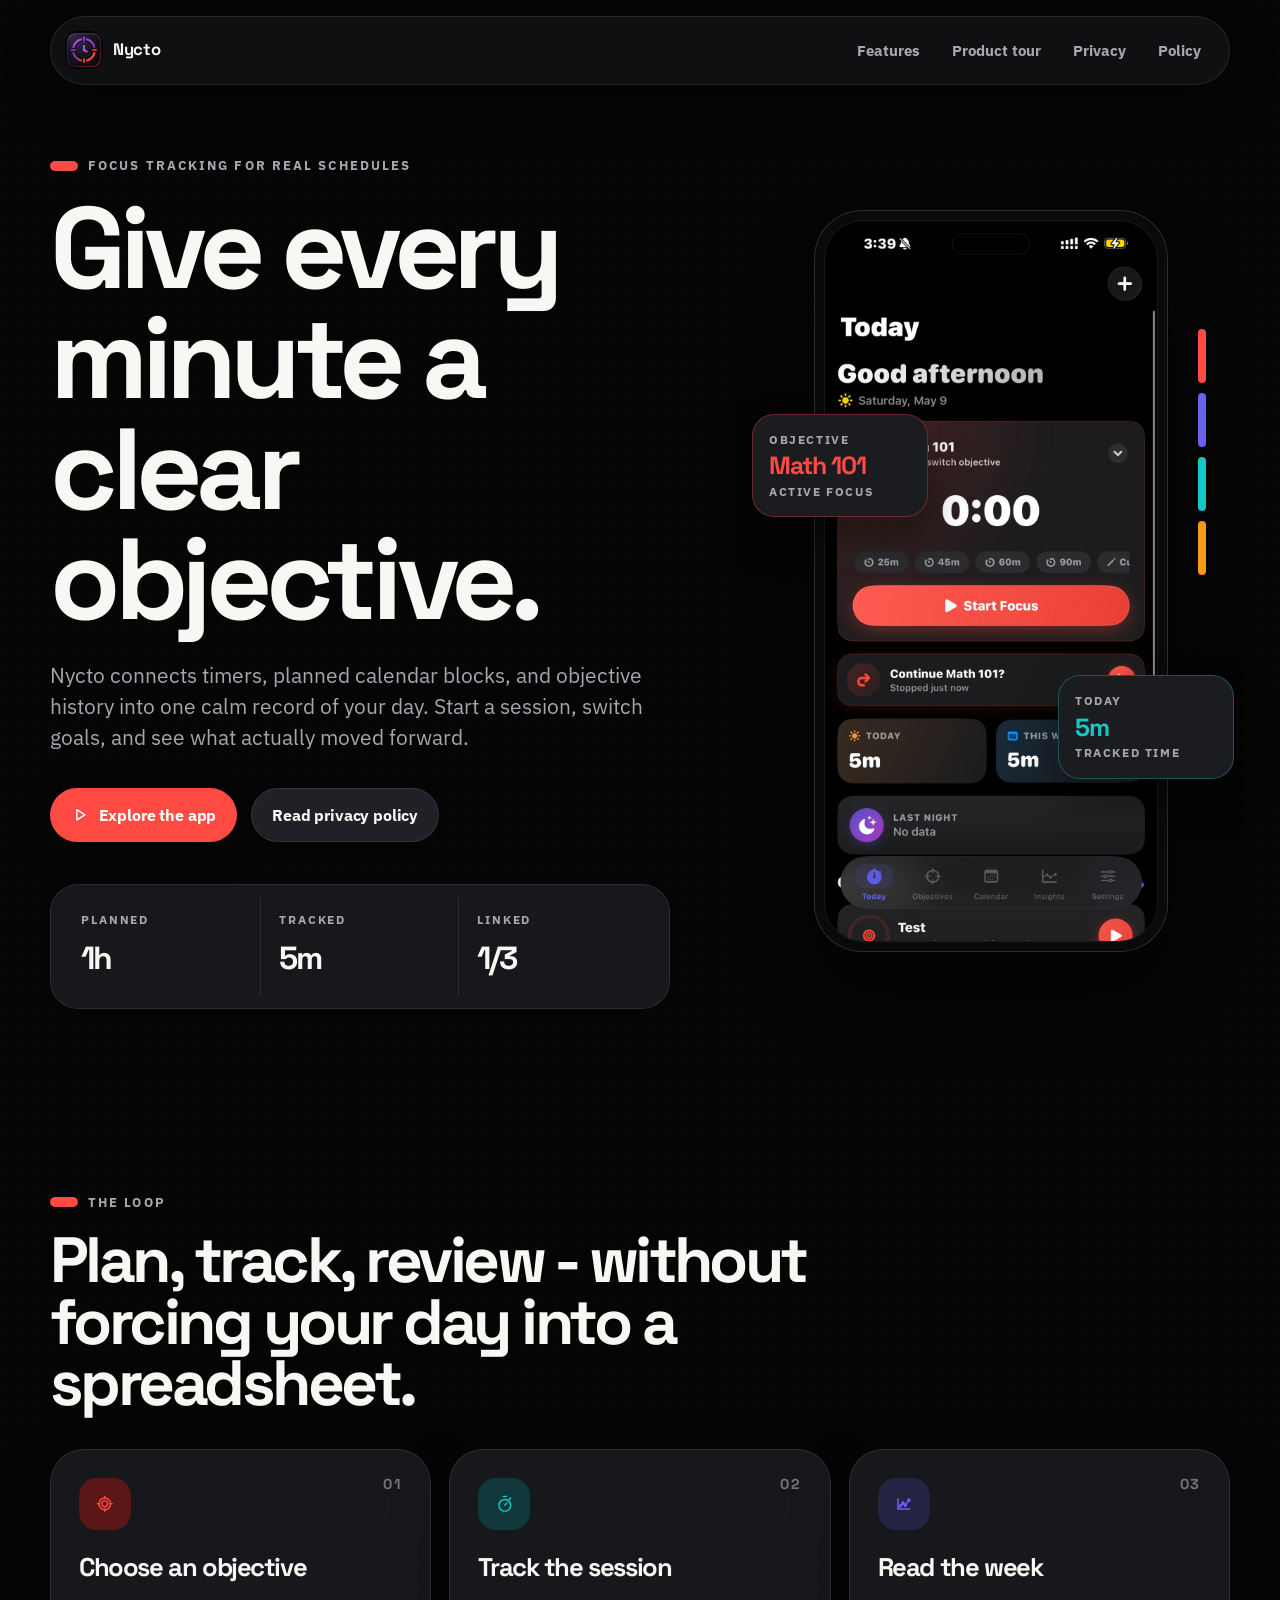
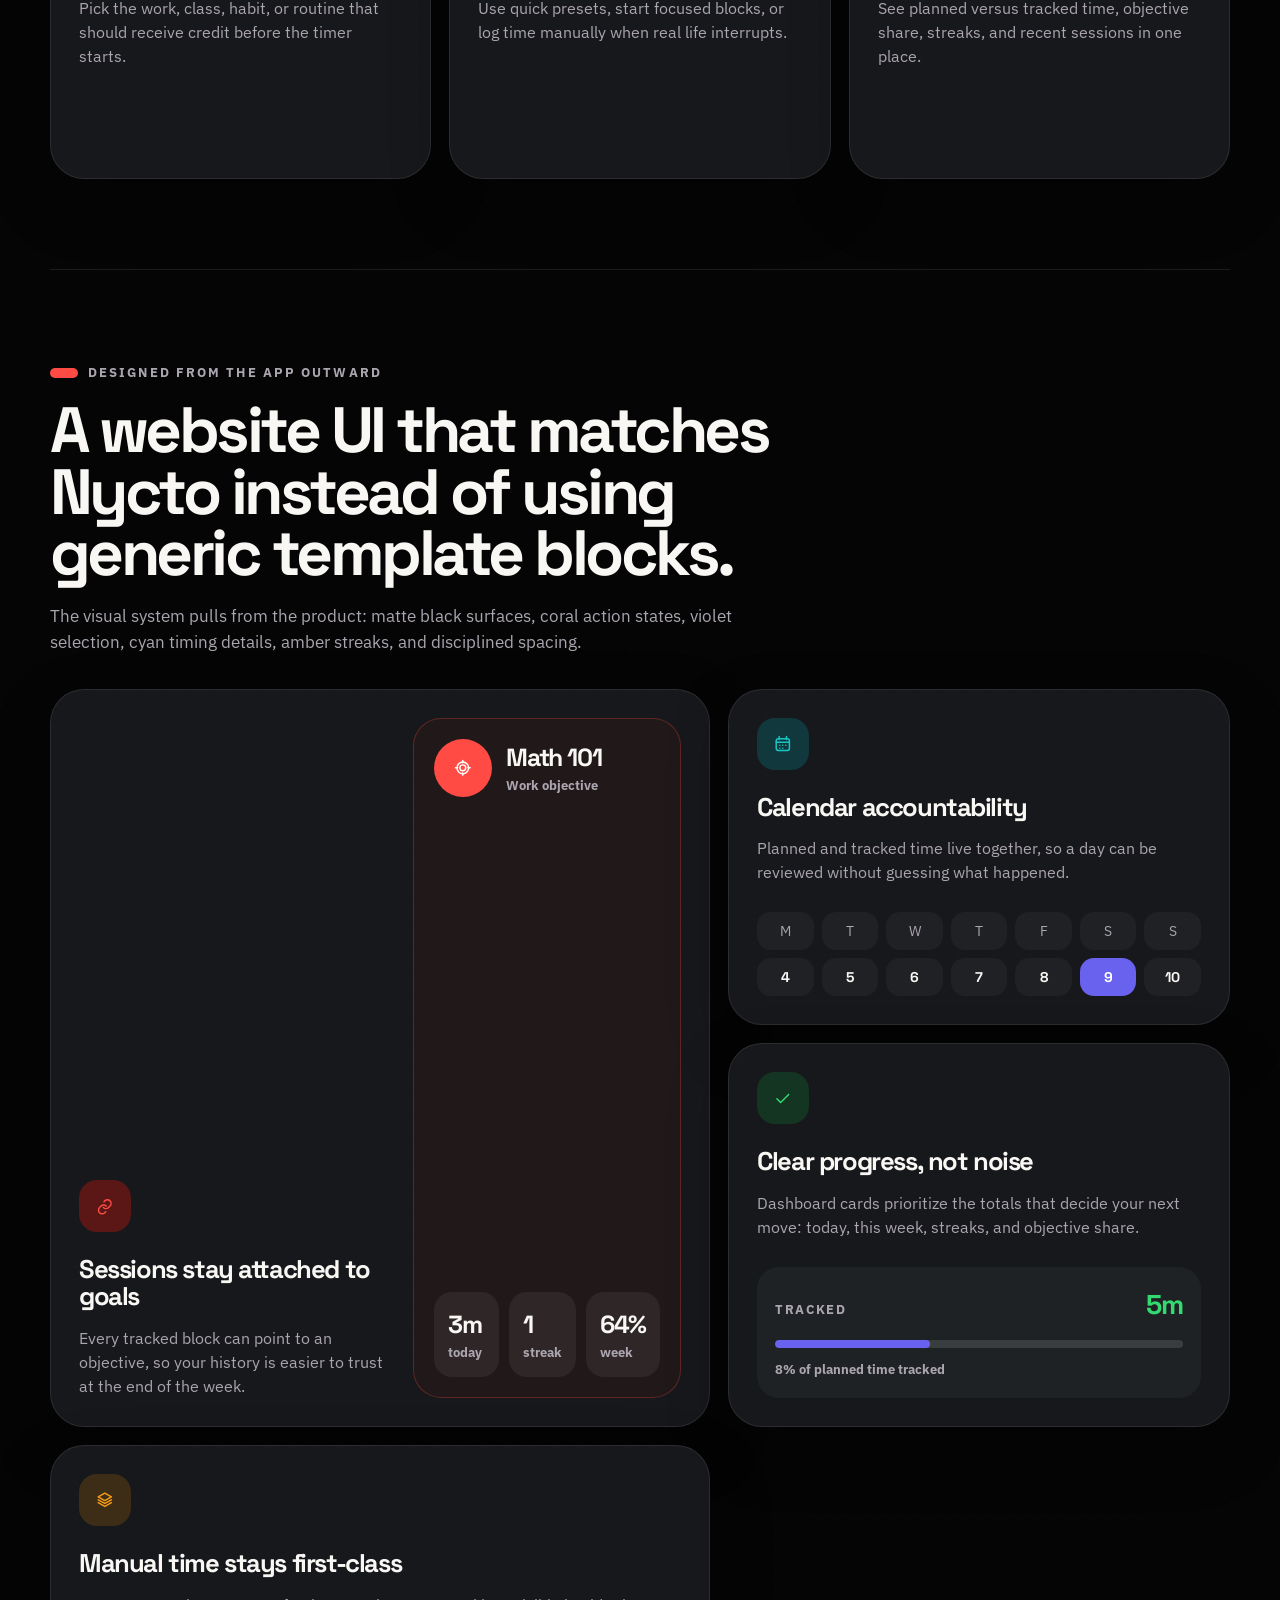
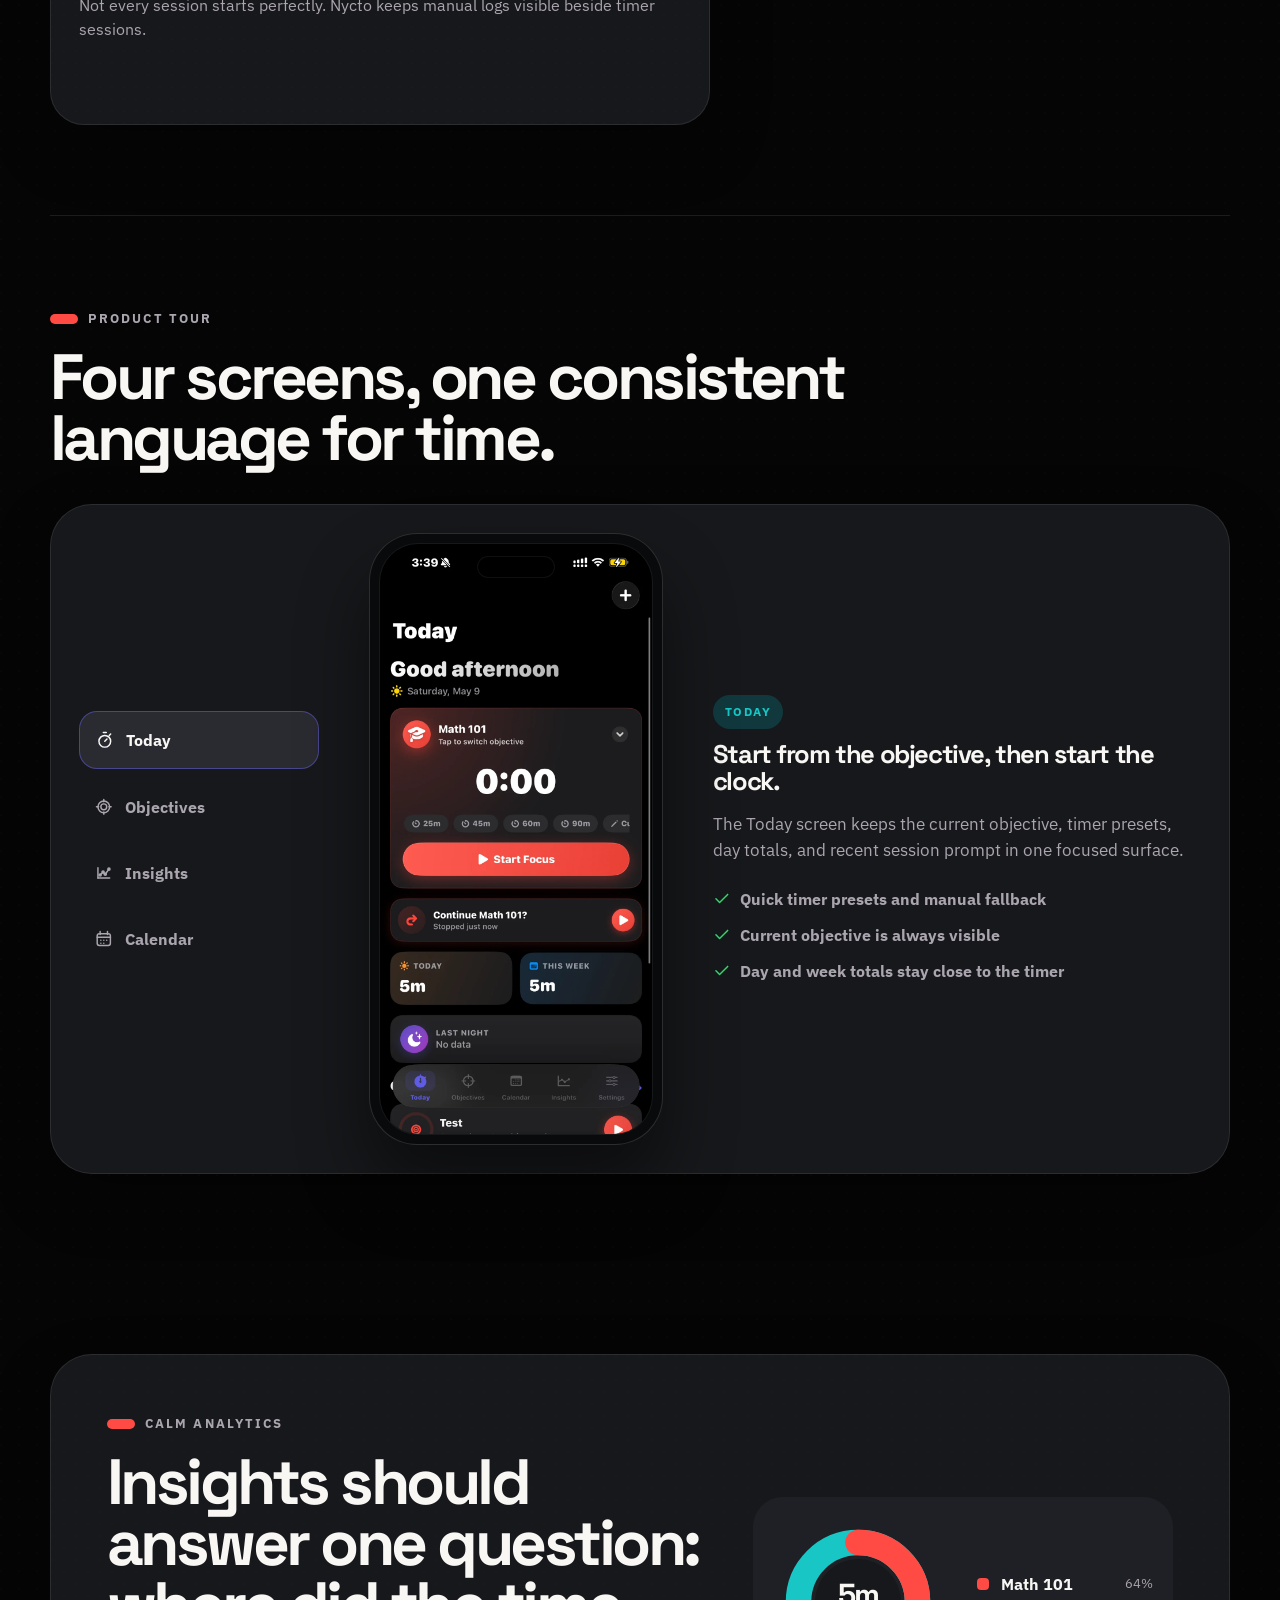
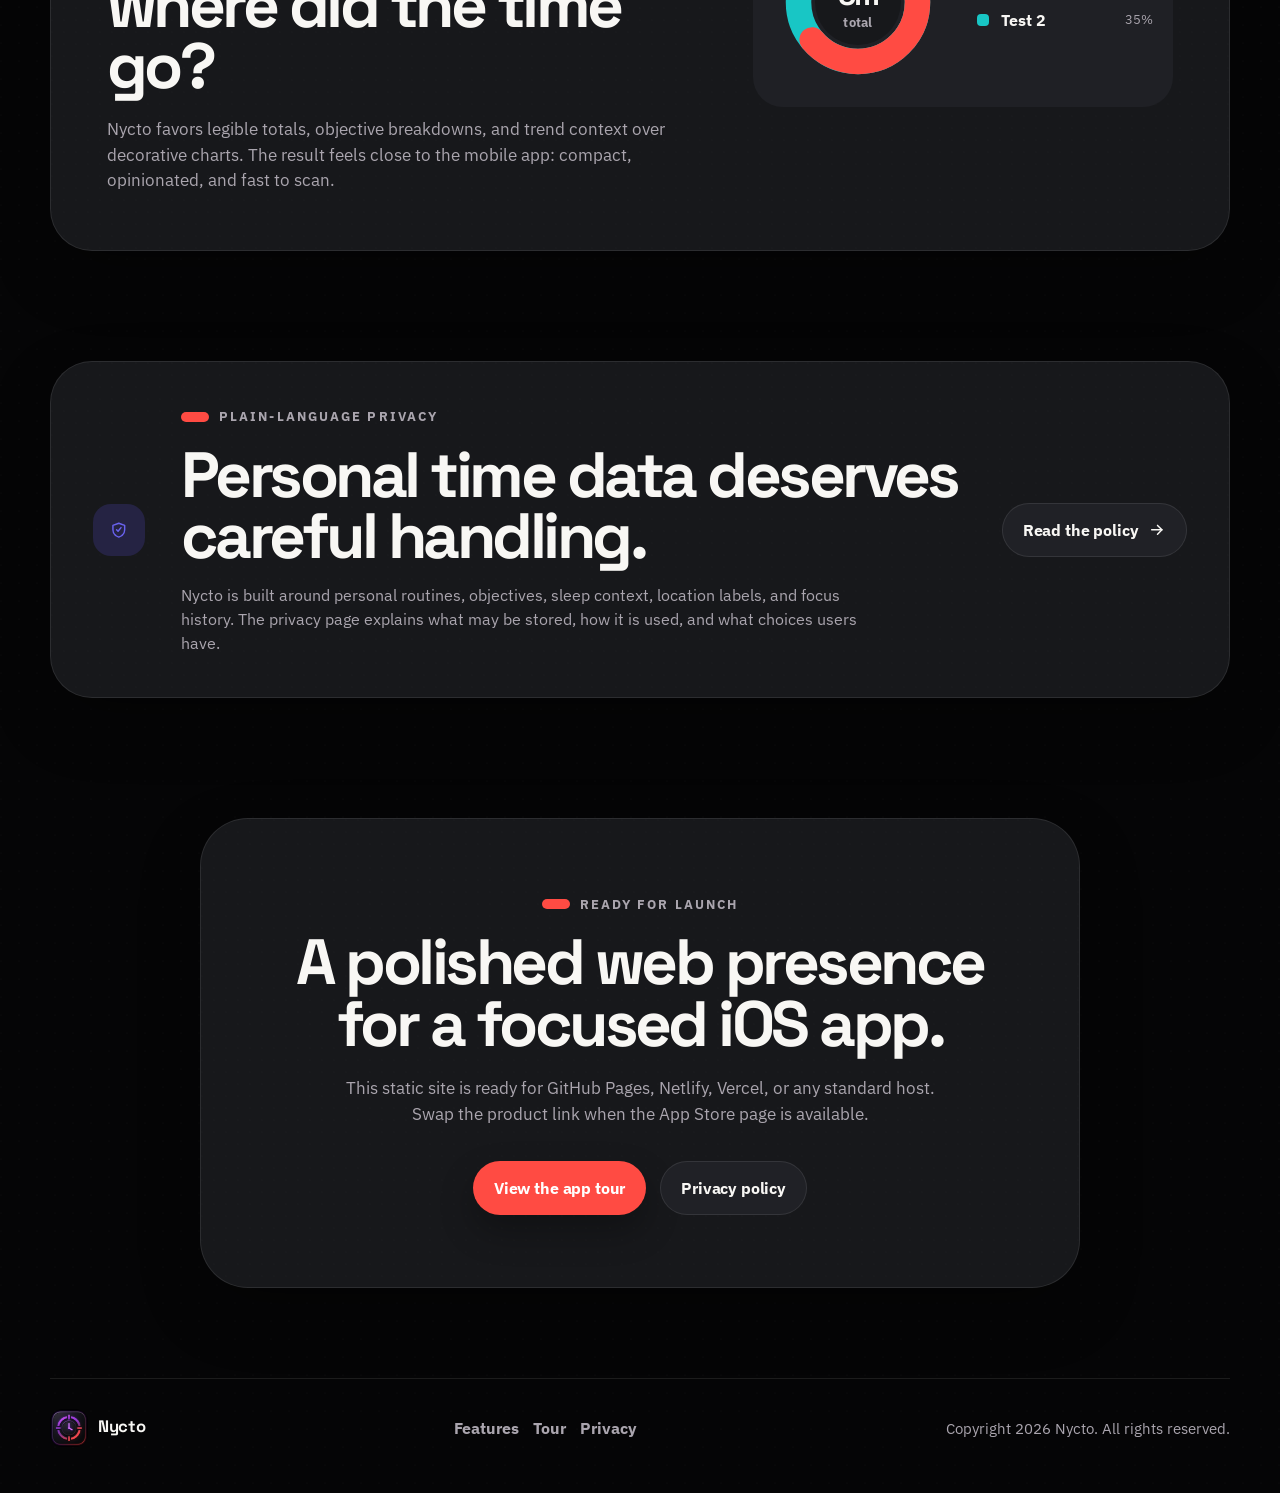
<file: index.html>
<!doctype html>
<html lang="en">
<head>
  <meta charset="utf-8">
  <meta name="viewport" content="width=device-width, initial-scale=1">
  <title>Nycto - Objective-linked focus tracking</title>
  <meta name="description" content="Nycto helps you plan time, track focus sessions, and understand your week through objective-linked insights.">
  <meta property="og:title" content="Nycto - Objective-linked focus tracking">
  <meta property="og:description" content="A calm time tracking app that connects focus sessions, planned blocks, and objective history.">
  <meta property="og:type" content="website">
  <meta property="og:image" content="assets/og-card.svg">
  <link rel="icon" href="assets/nycto-mark.png" type="image/svg+xml">
  <link rel="preconnect" href="https://fonts.googleapis.com">
  <link rel="preconnect" href="https://fonts.gstatic.com" crossorigin>
  <link href="https://fonts.googleapis.com/css2?family=IBM+Plex+Sans:wght@400;500;600;700&family=Space+Grotesk:wght@500;600;700&display=swap" rel="stylesheet">
  <link rel="stylesheet" href="styles.css">
</head>
<body>
  <svg class="svg-sprite" aria-hidden="true" focusable="false">
  <symbol id="icon-timer" viewBox="0 0 24 24"><path d="M10 2h4"/><path d="M12 14l3-3"/><path d="M12 22a8 8 0 1 0 0-16 8 8 0 0 0 0 16Z"/><path d="M18 6l2-2"/></symbol>
  <symbol id="icon-target" viewBox="0 0 24 24"><circle cx="12" cy="12" r="8"/><circle cx="12" cy="12" r="4"/><path d="M12 2v3M12 19v3M2 12h3M19 12h3"/></symbol>
  <symbol id="icon-calendar" viewBox="0 0 24 24"><path d="M7 2v4M17 2v4"/><rect x="3" y="5" width="18" height="16" rx="3"/><path d="M3 10h18"/><path d="M8 14h.01M12 14h.01M16 14h.01M8 18h.01M12 18h.01"/></symbol>
  <symbol id="icon-chart" viewBox="0 0 24 24"><path d="M4 19V5"/><path d="M4 19h16"/><path d="M7 15l4-4 3 3 5-7"/><circle cx="7" cy="15" r="1.5"/><circle cx="11" cy="11" r="1.5"/><circle cx="14" cy="14" r="1.5"/><circle cx="19" cy="7" r="1.5"/></symbol>
  <symbol id="icon-shield" viewBox="0 0 24 24"><path d="M12 3l8 3v6c0 5-3.4 8.5-8 10-4.6-1.5-8-5-8-10V6l8-3Z"/><path d="M9 12l2 2 4-5"/></symbol>
  <symbol id="icon-link" viewBox="0 0 24 24"><path d="M10 13a5 5 0 0 0 7.1 0l2-2a5 5 0 0 0-7.1-7.1l-1.2 1.2"/><path d="M14 11a5 5 0 0 0-7.1 0l-2 2A5 5 0 0 0 12 20.1l1.2-1.2"/></symbol>
  <symbol id="icon-play" viewBox="0 0 24 24"><path d="M8 5v14l11-7-11-7Z"/></symbol>
  <symbol id="icon-check" viewBox="0 0 24 24"><path d="M20 6L9 17l-5-5"/></symbol>
  <symbol id="icon-arrow" viewBox="0 0 24 24"><path d="M5 12h14"/><path d="M13 6l6 6-6 6"/></symbol>
  <symbol id="icon-layers" viewBox="0 0 24 24"><path d="M12 3l9 5-9 5-9-5 9-5Z"/><path d="M3 12l9 5 9-5"/><path d="M3 16l9 5 9-5"/></symbol>
  <symbol id="icon-moon" viewBox="0 0 24 24"><path d="M20 15.5A8.5 8.5 0 0 1 8.5 4 7 7 0 1 0 20 15.5Z"/></symbol>
  <symbol id="icon-menu" viewBox="0 0 24 24"><path d="M4 7h16M4 12h16M4 17h16"/></symbol>
</svg>
  <a class="skip-link" href="#main">Skip to content</a>
  <div class="page-shell" id="top">
    <header class="site-header" data-reveal>
      <a class="brand" href="index.html" aria-label="Nycto home">
        <span class="brand-mark" aria-hidden="true"><img src="assets/nycto-mark.png" alt=""></span>
        <span>Nycto</span>
      </a>
      <button class="nav-toggle" type="button" aria-expanded="false" aria-controls="site-nav">
        <svg class="icon-svg"><use href="#icon-menu"></use></svg>
        <span class="sr-only">Open navigation</span>
      </button>
      <nav class="site-nav" id="site-nav" aria-label="Primary navigation">
        <a href="#features">Features</a>
        <a href="#tour">Product tour</a>
        <a href="#privacy">Privacy</a>
        <a href="privacy.html">Policy</a>
      </nav>
    </header>

    <main id="main">
      <section class="hero section-pad">
        <div class="hero-copy" data-reveal>
          <p class="eyebrow"><span></span> Focus tracking for real schedules</p>
          <h1>Give every minute a clear objective.</h1>
          <p class="lede">Nycto connects timers, planned calendar blocks, and objective history into one calm record of your day. Start a session, switch goals, and see what actually moved forward.</p>
          <div class="hero-actions">
            <a class="button button-primary" href="#tour">
              <svg class="icon-svg"><use href="#icon-play"></use></svg>
              Explore the app
            </a>
            <a class="button button-secondary" href="privacy.html">Read privacy policy</a>
          </div>
          <dl class="metric-strip" aria-label="Nycto example stats">
            <div>
              <dt>Planned</dt>
              <dd>1h</dd>
            </div>
            <div>
              <dt>Tracked</dt>
              <dd>5m</dd>
            </div>
            <div>
              <dt>Linked</dt>
              <dd>1/3</dd>
            </div>
          </dl>
        </div>

        <div class="hero-stage" data-reveal data-delay="1">
          <div class="phone-frame hero-phone" aria-label="Nycto app Today screen">
            <span class="phone-speaker"></span>
            <img src="assets/screens/today-screen.webp" alt="Nycto Today screen showing a focus timer for Math 101 and day stats.">
          </div>
          <div class="orbit-card orbit-card-left" aria-hidden="true">
            <small>Objective</small>
            <strong>Math 101</strong>
            <span>Active focus</span>
          </div>
          <div class="orbit-card orbit-card-right" aria-hidden="true">
            <small>Today</small>
            <strong>5m</strong>
            <span>Tracked time</span>
          </div>
          <div class="status-rail" aria-hidden="true">
            <span></span><span></span><span></span><span></span>
          </div>
        </div>
      </section>

      <section class="loop section-pad" aria-labelledby="loop-title">
        <div class="section-heading" data-reveal>
          <p class="eyebrow"><span></span> The loop</p>
          <h2 id="loop-title">Plan, track, review - without forcing your day into a spreadsheet.</h2>
        </div>
        <div class="loop-grid">
          <article class="loop-card" data-reveal>
            <span class="step-label">01</span>
            <div class="icon-badge red"><svg class="icon-svg"><use href="#icon-target"></use></svg></div>
            <h3>Choose an objective</h3>
            <p>Pick the work, class, habit, or routine that should receive credit before the timer starts.</p>
          </article>
          <article class="loop-card" data-reveal data-delay="1">
            <span class="step-label">02</span>
            <div class="icon-badge cyan"><svg class="icon-svg"><use href="#icon-timer"></use></svg></div>
            <h3>Track the session</h3>
            <p>Use quick presets, start focused blocks, or log time manually when real life interrupts.</p>
          </article>
          <article class="loop-card" data-reveal data-delay="2">
            <span class="step-label">03</span>
            <div class="icon-badge violet"><svg class="icon-svg"><use href="#icon-chart"></use></svg></div>
            <h3>Read the week</h3>
            <p>See planned versus tracked time, objective share, streaks, and recent sessions in one place.</p>
          </article>
        </div>
      </section>

      <section class="feature-mosaic section-pad" id="features" aria-labelledby="features-title">
        <div class="section-heading narrow" data-reveal>
          <p class="eyebrow"><span></span> Designed from the app outward</p>
          <h2 id="features-title">A website UI that matches Nycto instead of using generic template blocks.</h2>
          <p>The visual system pulls from the product: matte black surfaces, coral action states, violet selection, cyan timing details, amber streaks, and disciplined spacing.</p>
        </div>

        <div class="mosaic-grid">
          <article class="feature-card feature-card-large" data-reveal>
            <div class="feature-copy">
              <div class="icon-badge red"><svg class="icon-svg"><use href="#icon-link"></use></svg></div>
              <h3>Sessions stay attached to goals</h3>
              <p>Every tracked block can point to an objective, so your history is easier to trust at the end of the week.</p>
            </div>
            <div class="objective-panel" aria-hidden="true">
              <div class="objective-head">
                <span class="objective-icon"><svg class="icon-svg"><use href="#icon-target"></use></svg></span>
                <div><strong>Math 101</strong><small>Work objective</small></div>
              </div>
              <div class="objective-stats">
                <span><b>3m</b><small>today</small></span>
                <span><b>1</b><small>streak</small></span>
                <span><b>64%</b><small>week</small></span>
              </div>
            </div>
          </article>

          <article class="feature-card" data-reveal data-delay="1">
            <div class="icon-badge cyan"><svg class="icon-svg"><use href="#icon-calendar"></use></svg></div>
            <h3>Calendar accountability</h3>
            <p>Planned and tracked time live together, so a day can be reviewed without guessing what happened.</p>
            <div class="mini-calendar" aria-hidden="true">
              <span>M</span><span>T</span><span>W</span><span>T</span><span>F</span><span>S</span><span>S</span>
              <b>4</b><b>5</b><b>6</b><b>7</b><b>8</b><b class="selected">9</b><b>10</b>
            </div>
          </article>

          <article class="feature-card" data-reveal data-delay="2">
            <div class="icon-badge green"><svg class="icon-svg"><use href="#icon-check"></use></svg></div>
            <h3>Clear progress, not noise</h3>
            <p>Dashboard cards prioritize the totals that decide your next move: today, this week, streaks, and objective share.</p>
            <div class="progress-panel" aria-hidden="true">
              <span><b>Tracked</b><strong>5m</strong></span>
              <div><i style="width: 38%"></i></div>
              <small>8% of planned time tracked</small>
            </div>
          </article>

          <article class="feature-card" data-reveal>
            <div class="icon-badge amber"><svg class="icon-svg"><use href="#icon-layers"></use></svg></div>
            <h3>Manual time stays first-class</h3>
            <p>Not every session starts perfectly. Nycto keeps manual logs visible beside timer sessions.</p>
          </article>
        </div>
      </section>

      <section class="tour section-pad" id="tour" aria-labelledby="tour-title">
        <div class="section-heading" data-reveal>
          <p class="eyebrow"><span></span> Product tour</p>
          <h2 id="tour-title">Four screens, one consistent language for time.</h2>
        </div>
        <div class="tour-shell" data-reveal>
          <div class="tour-tabs" role="tablist" aria-label="Nycto screen tour">
            <button class="tour-tab is-active" type="button" role="tab" aria-selected="true" data-screen="today">
              <svg class="icon-svg"><use href="#icon-timer"></use></svg>
              Today
            </button>
            <button class="tour-tab" type="button" role="tab" aria-selected="false" data-screen="objective">
              <svg class="icon-svg"><use href="#icon-target"></use></svg>
              Objectives
            </button>
            <button class="tour-tab" type="button" role="tab" aria-selected="false" data-screen="insights">
              <svg class="icon-svg"><use href="#icon-chart"></use></svg>
              Insights
            </button>
            <button class="tour-tab" type="button" role="tab" aria-selected="false" data-screen="calendar">
              <svg class="icon-svg"><use href="#icon-calendar"></use></svg>
              Calendar
            </button>
          </div>

          <div class="tour-phone-wrap">
            <div class="phone-frame tour-phone">
              <span class="phone-speaker"></span>
              <img id="tour-image" src="assets/screens/today-screen.webp" alt="Nycto Today screen with the timer and current objective.">
            </div>
          </div>

          <div class="tour-notes" aria-live="polite">
            <p class="tour-kicker" id="tour-kicker">Today</p>
            <h3 id="tour-heading">Start from the objective, then start the clock.</h3>
            <p id="tour-copy">The Today screen keeps the current objective, timer presets, day totals, and recent session prompt in one focused surface.</p>
            <ul class="check-list" id="tour-list">
              <li><svg class="icon-svg"><use href="#icon-check"></use></svg> Quick timer presets and manual fallback</li>
              <li><svg class="icon-svg"><use href="#icon-check"></use></svg> Current objective is always visible</li>
              <li><svg class="icon-svg"><use href="#icon-check"></use></svg> Day and week totals stay close to the timer</li>
            </ul>
          </div>
        </div>
      </section>

      <section class="insight-band section-pad" aria-labelledby="insight-title">
        <div class="insight-card" data-reveal>
          <div>
            <p class="eyebrow"><span></span> Calm analytics</p>
            <h2 id="insight-title">Insights should answer one question: where did the time go?</h2>
            <p>Nycto favors legible totals, objective breakdowns, and trend context over decorative charts. The result feels close to the mobile app: compact, opinionated, and fast to scan.</p>
          </div>
          <div class="ring-summary" aria-hidden="true">
            <div class="donut" aria-hidden="true">
              <svg viewBox="0 0 120 120" focusable="false">
                <circle class="ring-cyan" cx="60" cy="60" r="42" pathLength="100"></circle>
                <circle class="ring-red" cx="60" cy="60" r="42" pathLength="100"></circle>
              </svg>
              <span>5m<small>total</small></span>
            </div>
            <div class="legend-lines">
              <span><i class="red-dot"></i><b>Math 101</b><small>64%</small></span>
              <span><i class="cyan-dot"></i><b>Test 2</b><small>35%</small></span>
            </div>
          </div>
        </div>
      </section>

      <section class="privacy-section section-pad" id="privacy" aria-labelledby="privacy-title">
        <div class="privacy-card" data-reveal>
          <div class="icon-badge violet"><svg class="icon-svg"><use href="#icon-shield"></use></svg></div>
          <div>
            <p class="eyebrow"><span></span> Plain-language privacy</p>
            <h2 id="privacy-title">Personal time data deserves careful handling.</h2>
            <p>Nycto is built around personal routines, objectives, sleep context, location labels, and focus history. The privacy page explains what may be stored, how it is used, and what choices users have.</p>
          </div>
          <a class="button button-secondary" href="privacy.html">
            Read the policy
            <svg class="icon-svg"><use href="#icon-arrow"></use></svg>
          </a>
        </div>
      </section>

      <section class="download-cta section-pad" id="download" aria-labelledby="download-title">
        <div class="download-panel" data-reveal>
          <p class="eyebrow"><span></span> Ready for launch</p>
          <h2 id="download-title">A polished web presence for a focused iOS app.</h2>
          <p>This static site is ready for GitHub Pages, Netlify, Vercel, or any standard host. Swap the product link when the App Store page is available.</p>
          <div class="hero-actions centered">
            <a class="button button-primary" href="#tour">View the app tour</a>
            <a class="button button-secondary" href="privacy.html">Privacy policy</a>
          </div>
        </div>
      </section>
    </main>

    <footer class="site-footer">
      <a class="brand" href="index.html" aria-label="Nycto home">
        <span class="brand-mark" aria-hidden="true"><img src="assets/nycto-mark.png" alt=""></span>
        <span>Nycto</span>
      </a>
      <div class="footer-links">
        <a href="#features">Features</a>
        <a href="#tour">Tour</a>
        <a href="privacy.html">Privacy</a>
      </div>
      <p>Copyright <span id="year"></span> Nycto. All rights reserved.</p>
    </footer>
  </div>
  <script src="script.js"></script>
</body>
</html>
</file>
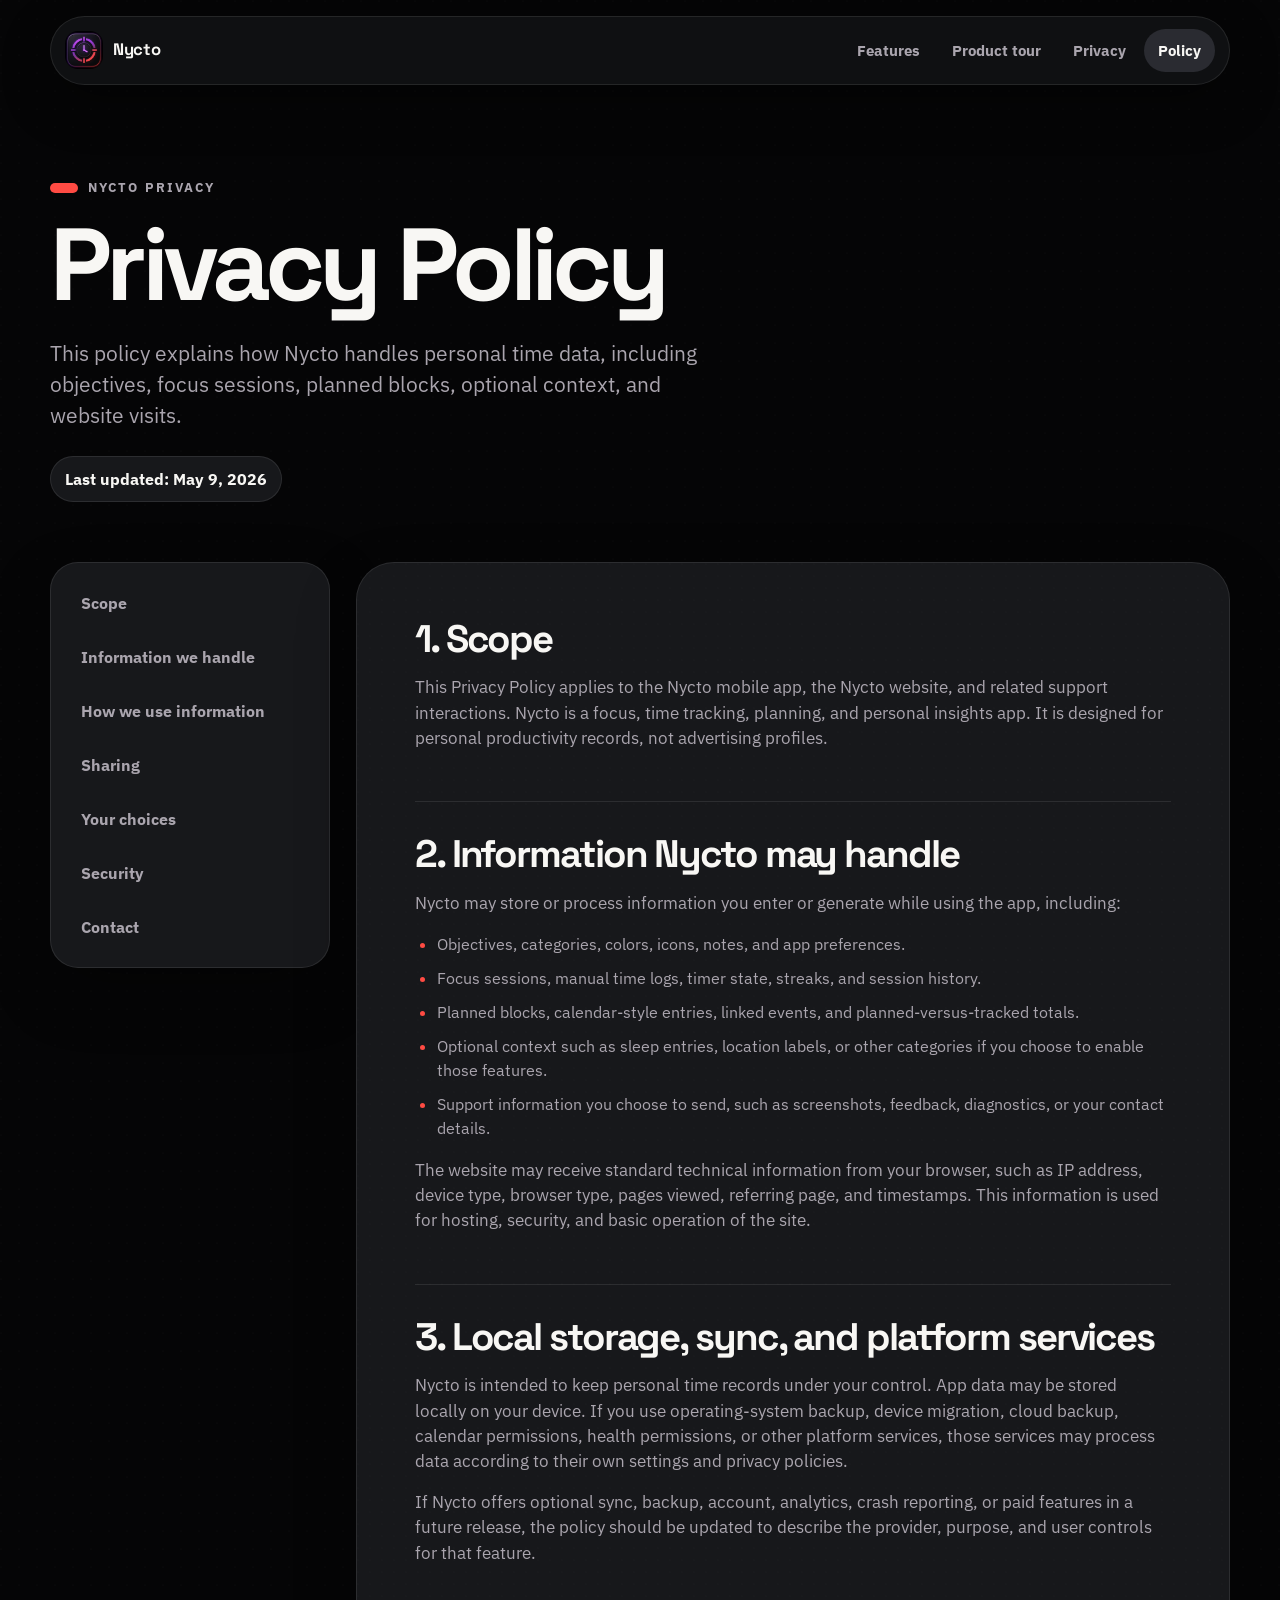
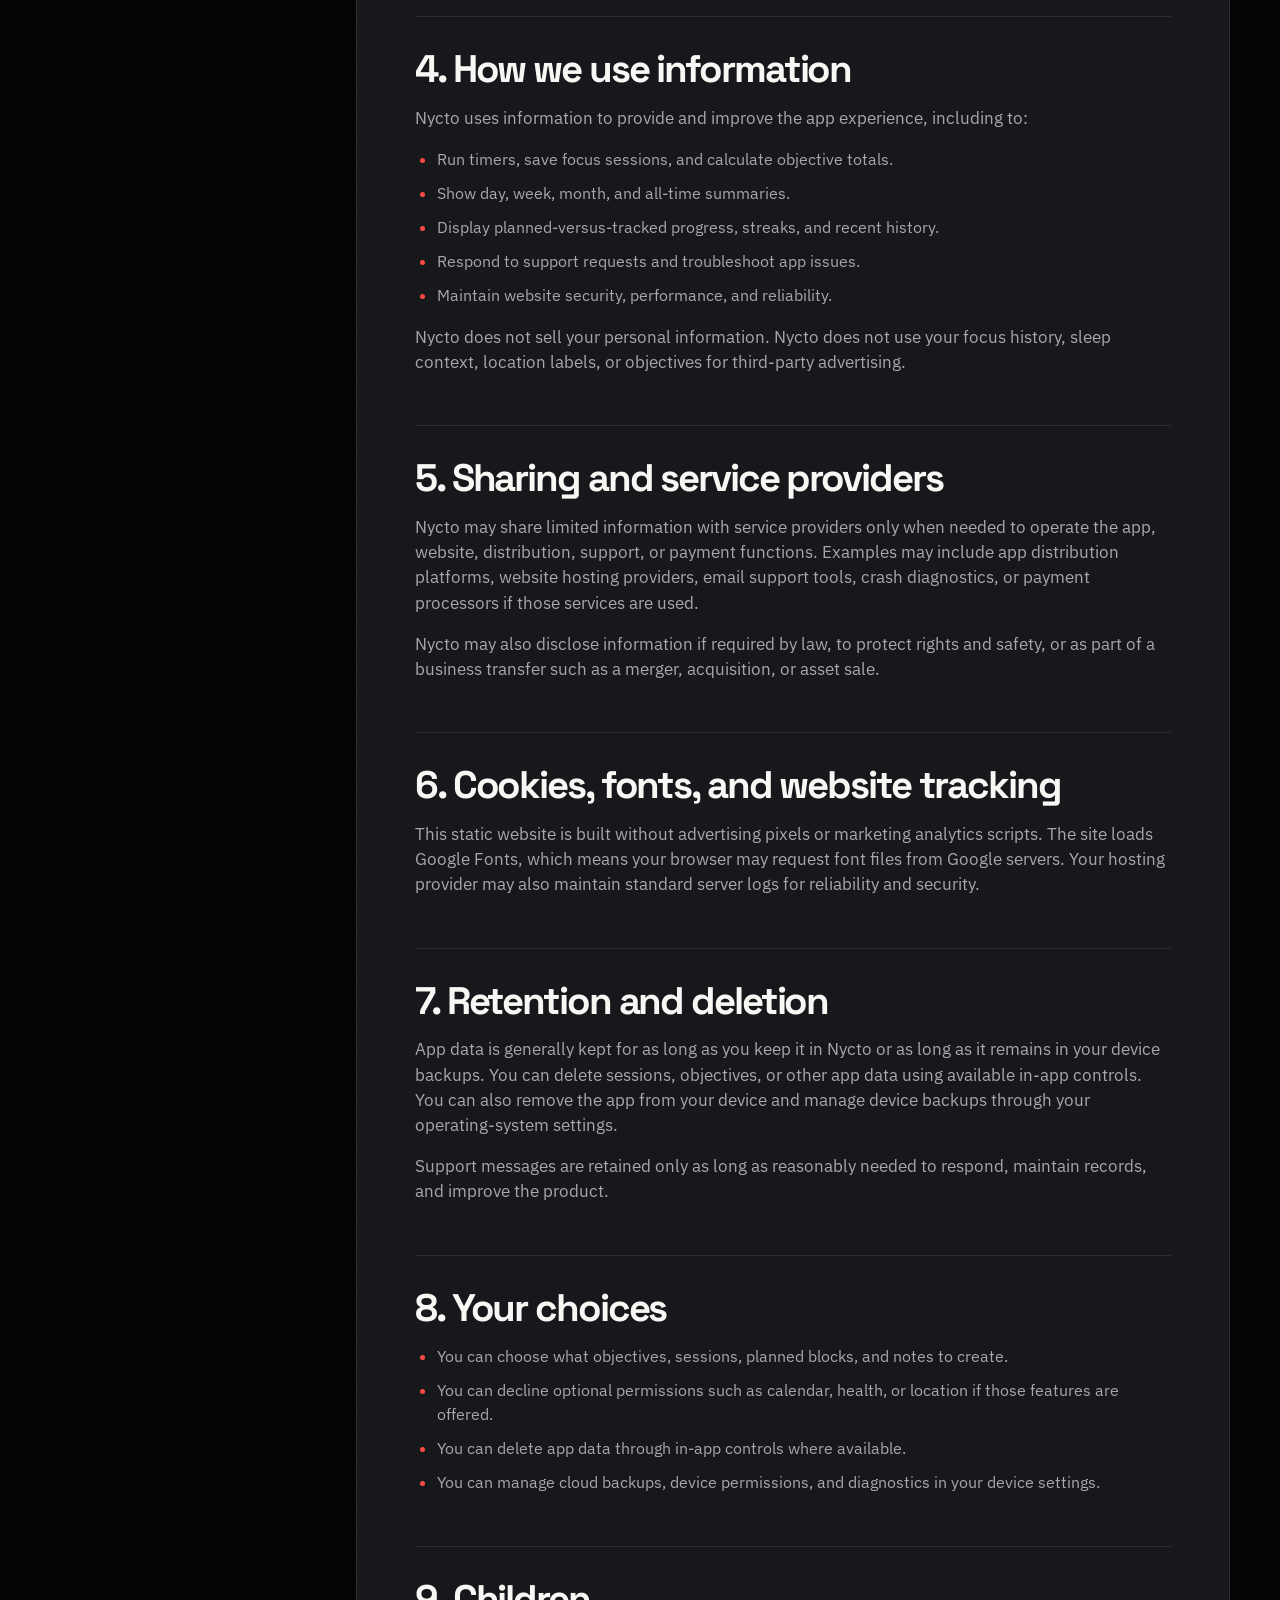
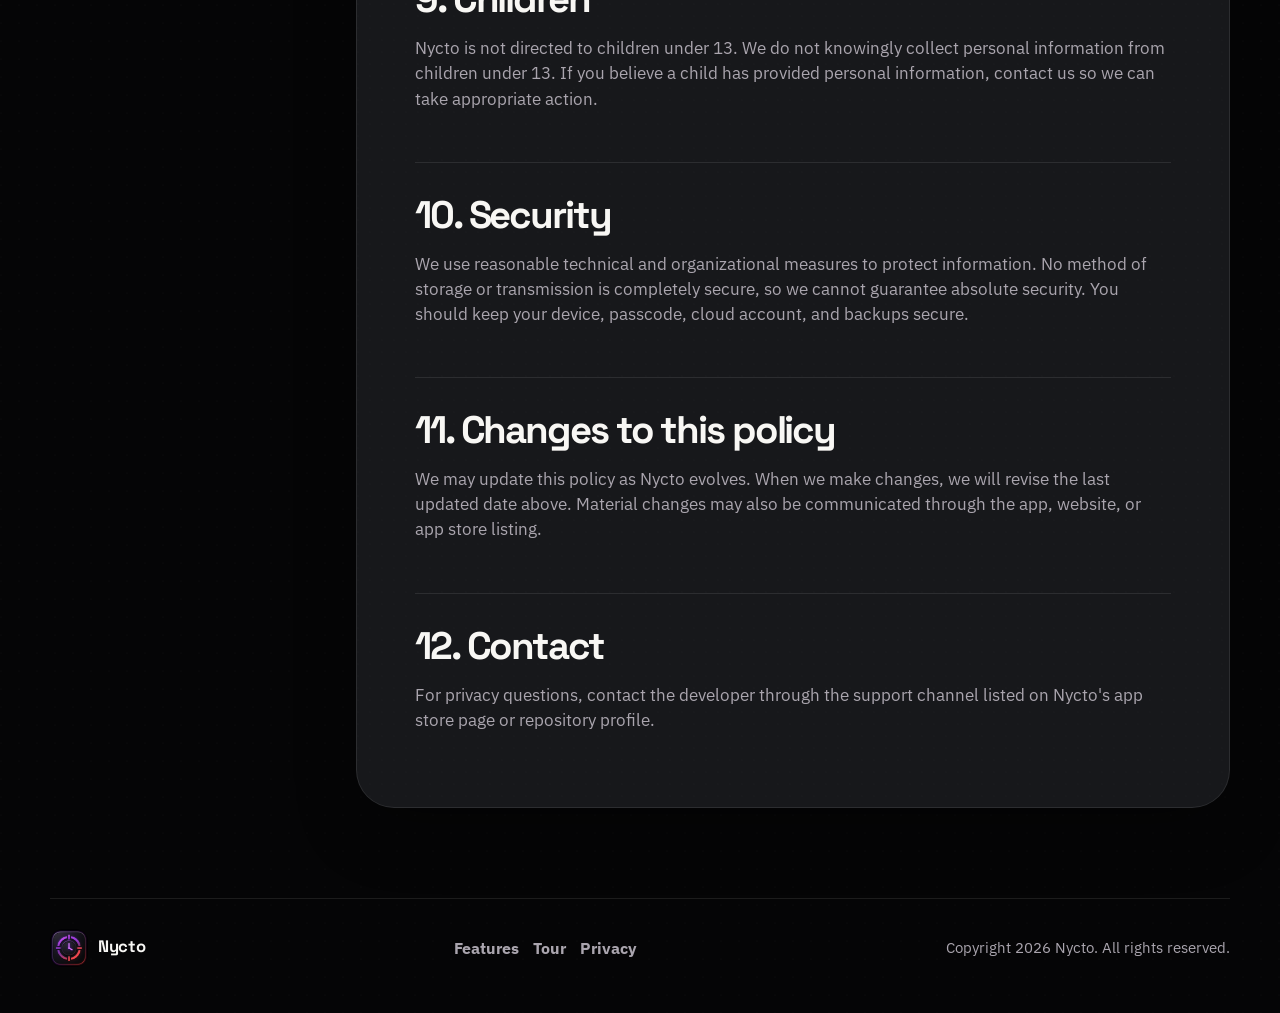
<file: privacy.html>
<!doctype html>
<html lang="en">
<head>
  <meta charset="utf-8">
  <meta name="viewport" content="width=device-width, initial-scale=1">
  <title>Privacy Policy - Nycto</title>
  <meta name="description" content="Privacy Policy for Nycto, an objective-linked focus and time tracking app.">
  <meta property="og:title" content="Privacy Policy - Nycto">
  <meta property="og:description" content="How Nycto handles focus sessions, objectives, planned time, and related app data.">
  <meta property="og:type" content="website">
  <link rel="icon" href="assets/nycto-mark.png" type="image/svg+xml">
  <link rel="preconnect" href="https://fonts.googleapis.com">
  <link rel="preconnect" href="https://fonts.gstatic.com" crossorigin>
  <link href="https://fonts.googleapis.com/css2?family=IBM+Plex+Sans:wght@400;500;600;700&family=Space+Grotesk:wght@500;600;700&display=swap" rel="stylesheet">
  <link rel="stylesheet" href="styles.css">
</head>
<body>
  <svg class="svg-sprite" aria-hidden="true" focusable="false">
  <symbol id="icon-timer" viewBox="0 0 24 24"><path d="M10 2h4"/><path d="M12 14l3-3"/><path d="M12 22a8 8 0 1 0 0-16 8 8 0 0 0 0 16Z"/><path d="M18 6l2-2"/></symbol>
  <symbol id="icon-target" viewBox="0 0 24 24"><circle cx="12" cy="12" r="8"/><circle cx="12" cy="12" r="4"/><path d="M12 2v3M12 19v3M2 12h3M19 12h3"/></symbol>
  <symbol id="icon-calendar" viewBox="0 0 24 24"><path d="M7 2v4M17 2v4"/><rect x="3" y="5" width="18" height="16" rx="3"/><path d="M3 10h18"/><path d="M8 14h.01M12 14h.01M16 14h.01M8 18h.01M12 18h.01"/></symbol>
  <symbol id="icon-chart" viewBox="0 0 24 24"><path d="M4 19V5"/><path d="M4 19h16"/><path d="M7 15l4-4 3 3 5-7"/><circle cx="7" cy="15" r="1.5"/><circle cx="11" cy="11" r="1.5"/><circle cx="14" cy="14" r="1.5"/><circle cx="19" cy="7" r="1.5"/></symbol>
  <symbol id="icon-shield" viewBox="0 0 24 24"><path d="M12 3l8 3v6c0 5-3.4 8.5-8 10-4.6-1.5-8-5-8-10V6l8-3Z"/><path d="M9 12l2 2 4-5"/></symbol>
  <symbol id="icon-link" viewBox="0 0 24 24"><path d="M10 13a5 5 0 0 0 7.1 0l2-2a5 5 0 0 0-7.1-7.1l-1.2 1.2"/><path d="M14 11a5 5 0 0 0-7.1 0l-2 2A5 5 0 0 0 12 20.1l1.2-1.2"/></symbol>
  <symbol id="icon-play" viewBox="0 0 24 24"><path d="M8 5v14l11-7-11-7Z"/></symbol>
  <symbol id="icon-check" viewBox="0 0 24 24"><path d="M20 6L9 17l-5-5"/></symbol>
  <symbol id="icon-arrow" viewBox="0 0 24 24"><path d="M5 12h14"/><path d="M13 6l6 6-6 6"/></symbol>
  <symbol id="icon-layers" viewBox="0 0 24 24"><path d="M12 3l9 5-9 5-9-5 9-5Z"/><path d="M3 12l9 5 9-5"/><path d="M3 16l9 5 9-5"/></symbol>
  <symbol id="icon-moon" viewBox="0 0 24 24"><path d="M20 15.5A8.5 8.5 0 0 1 8.5 4 7 7 0 1 0 20 15.5Z"/></symbol>
  <symbol id="icon-menu" viewBox="0 0 24 24"><path d="M4 7h16M4 12h16M4 17h16"/></symbol>
</svg>
  <a class="skip-link" href="#main">Skip to content</a>
  <div class="page-shell policy-page" id="top">
    <header class="site-header" data-reveal>
      <a class="brand" href="index.html" aria-label="Nycto home">
        <span class="brand-mark" aria-hidden="true"><img src="assets/nycto-mark.png" alt=""></span>
        <span>Nycto</span>
      </a>
      <button class="nav-toggle" type="button" aria-expanded="false" aria-controls="site-nav">
        <svg class="icon-svg"><use href="#icon-menu"></use></svg>
        <span class="sr-only">Open navigation</span>
      </button>
      <nav class="site-nav" id="site-nav" aria-label="Primary navigation">
        <a href="index.html#features">Features</a>
        <a href="index.html#tour">Product tour</a>
        <a href="index.html#privacy">Privacy</a>
        <a aria-current="page" href="privacy.html">Policy</a>
      </nav>
    </header>

    <main id="main">
      <section class="policy-hero section-pad" data-reveal>
        <p class="eyebrow"><span></span> Nycto privacy</p>
        <h1>Privacy Policy</h1>
        <p class="lede">This policy explains how Nycto handles personal time data, including objectives, focus sessions, planned blocks, optional context, and website visits.</p>
        <p class="updated">Last updated: May 9, 2026</p>
      </section>

      <section class="policy-layout section-pad">
        <aside class="policy-nav" aria-label="Privacy policy sections" data-reveal>
          <a href="#scope">Scope</a>
          <a href="#data">Information we handle</a>
          <a href="#use">How we use information</a>
          <a href="#sharing">Sharing</a>
          <a href="#choices">Your choices</a>
          <a href="#security">Security</a>
          <a href="#contact">Contact</a>
        </aside>

        <article class="policy-card-full" data-reveal data-delay="1">
          <section id="scope">
            <h2>1. Scope</h2>
            <p>This Privacy Policy applies to the Nycto mobile app, the Nycto website, and related support interactions. Nycto is a focus, time tracking, planning, and personal insights app. It is designed for personal productivity records, not advertising profiles.</p>
          </section>

          <section id="data">
            <h2>2. Information Nycto may handle</h2>
            <p>Nycto may store or process information you enter or generate while using the app, including:</p>
            <ul>
              <li>Objectives, categories, colors, icons, notes, and app preferences.</li>
              <li>Focus sessions, manual time logs, timer state, streaks, and session history.</li>
              <li>Planned blocks, calendar-style entries, linked events, and planned-versus-tracked totals.</li>
              <li>Optional context such as sleep entries, location labels, or other categories if you choose to enable those features.</li>
              <li>Support information you choose to send, such as screenshots, feedback, diagnostics, or your contact details.</li>
            </ul>
            <p>The website may receive standard technical information from your browser, such as IP address, device type, browser type, pages viewed, referring page, and timestamps. This information is used for hosting, security, and basic operation of the site.</p>
          </section>

          <section id="local-storage">
            <h2>3. Local storage, sync, and platform services</h2>
            <p>Nycto is intended to keep personal time records under your control. App data may be stored locally on your device. If you use operating-system backup, device migration, cloud backup, calendar permissions, health permissions, or other platform services, those services may process data according to their own settings and privacy policies.</p>
            <p>If Nycto offers optional sync, backup, account, analytics, crash reporting, or paid features in a future release, the policy should be updated to describe the provider, purpose, and user controls for that feature.</p>
          </section>

          <section id="use">
            <h2>4. How we use information</h2>
            <p>Nycto uses information to provide and improve the app experience, including to:</p>
            <ul>
              <li>Run timers, save focus sessions, and calculate objective totals.</li>
              <li>Show day, week, month, and all-time summaries.</li>
              <li>Display planned-versus-tracked progress, streaks, and recent history.</li>
              <li>Respond to support requests and troubleshoot app issues.</li>
              <li>Maintain website security, performance, and reliability.</li>
            </ul>
            <p>Nycto does not sell your personal information. Nycto does not use your focus history, sleep context, location labels, or objectives for third-party advertising.</p>
          </section>

          <section id="sharing">
            <h2>5. Sharing and service providers</h2>
            <p>Nycto may share limited information with service providers only when needed to operate the app, website, distribution, support, or payment functions. Examples may include app distribution platforms, website hosting providers, email support tools, crash diagnostics, or payment processors if those services are used.</p>
            <p>Nycto may also disclose information if required by law, to protect rights and safety, or as part of a business transfer such as a merger, acquisition, or asset sale.</p>
          </section>

          <section id="cookies">
            <h2>6. Cookies, fonts, and website tracking</h2>
            <p>This static website is built without advertising pixels or marketing analytics scripts. The site loads Google Fonts, which means your browser may request font files from Google servers. Your hosting provider may also maintain standard server logs for reliability and security.</p>
          </section>

          <section id="retention">
            <h2>7. Retention and deletion</h2>
            <p>App data is generally kept for as long as you keep it in Nycto or as long as it remains in your device backups. You can delete sessions, objectives, or other app data using available in-app controls. You can also remove the app from your device and manage device backups through your operating-system settings.</p>
            <p>Support messages are retained only as long as reasonably needed to respond, maintain records, and improve the product.</p>
          </section>

          <section id="choices">
            <h2>8. Your choices</h2>
            <ul>
              <li>You can choose what objectives, sessions, planned blocks, and notes to create.</li>
              <li>You can decline optional permissions such as calendar, health, or location if those features are offered.</li>
              <li>You can delete app data through in-app controls where available.</li>
              <li>You can manage cloud backups, device permissions, and diagnostics in your device settings.</li>
            </ul>
          </section>

          <section id="children">
            <h2>9. Children</h2>
            <p>Nycto is not directed to children under 13. We do not knowingly collect personal information from children under 13. If you believe a child has provided personal information, contact us so we can take appropriate action.</p>
          </section>

          <section id="security">
            <h2>10. Security</h2>
            <p>We use reasonable technical and organizational measures to protect information. No method of storage or transmission is completely secure, so we cannot guarantee absolute security. You should keep your device, passcode, cloud account, and backups secure.</p>
          </section>

          <section id="changes">
            <h2>11. Changes to this policy</h2>
            <p>We may update this policy as Nycto evolves. When we make changes, we will revise the last updated date above. Material changes may also be communicated through the app, website, or app store listing.</p>
          </section>

          <section id="contact">
            <h2>12. Contact</h2>
            <p>For privacy questions, contact the developer through the support channel listed on Nycto's app store page or repository profile.</p>
          </section>
        </article>
      </section>
    </main>

    <footer class="site-footer">
      <a class="brand" href="index.html" aria-label="Nycto home">
        <span class="brand-mark" aria-hidden="true"><img src="assets/nycto-mark.png" alt=""></span>
        <span>Nycto</span>
      </a>
      <div class="footer-links">
        <a href="index.html#features">Features</a>
        <a href="index.html#tour">Tour</a>
        <a href="privacy.html">Privacy</a>
      </div>
      <p>Copyright <span id="year"></span> Nycto. All rights reserved.</p>
    </footer>
  </div>
  <script src="script.js"></script>
</body>
</html>
</file>
<file: styles.css>
:root {
  --ink: #050506;
  --ink-2: #090a0c;
  --panel: #17181b;
  --panel-2: #202126;
  --panel-3: #2a2b31;
  --text: #f8f7f4;
  --muted: #aaa5ae;
  --muted-2: #77727d;
  --line: #32323a;
  --line-soft: rgba(255, 255, 255, 0.09);
  --red: #ff4b43;
  --red-2: #5a1715;
  --cyan: #18c6c5;
  --green: #32da70;
  --violet: #6962ef;
  --amber: #f59b17;
  --blue: #119cf5;
  --radius-lg: 34px;
  --radius-md: 24px;
  --radius-sm: 16px;
  --container: 1180px;
  --heading-font: "Space Grotesk", "IBM Plex Sans", system-ui, sans-serif;
  --body-font: "IBM Plex Sans", system-ui, -apple-system, BlinkMacSystemFont, "Segoe UI", sans-serif;
}

* {
  box-sizing: border-box;
}

html {
  scroll-behavior: smooth;
}

body {
  margin: 0;
  min-height: 100vh;
  color: var(--text);
  background-color: var(--ink);
  background-image: url("data:image/svg+xml,%3Csvg xmlns='http://www.w3.org/2000/svg' width='18' height='18' viewBox='0 0 18 18'%3E%3Crect width='18' height='18' fill='%23050506'/%3E%3Ccircle cx='1' cy='1' r='0.6' fill='%23ffffff' fill-opacity='0.035'/%3E%3C/svg%3E");
  font-family: var(--body-font);
  line-height: 1.5;
  overflow-x: hidden;
}

body.nav-open {
  overflow: hidden;
}

img {
  display: block;
  max-width: 100%;
}

a {
  color: inherit;
  text-decoration: none;
}

button, input, textarea, select {
  font: inherit;
}

button {
  border: 0;
}

::selection {
  background: var(--red);
  color: white;
}

.svg-sprite {
  position: absolute;
  width: 0;
  height: 0;
  overflow: hidden;
}

.icon-svg {
  width: 1.1em;
  height: 1.1em;
  fill: none;
  stroke: currentColor;
  stroke-width: 2;
  stroke-linecap: round;
  stroke-linejoin: round;
  flex: 0 0 auto;
}

.sr-only {
  position: absolute;
  width: 1px;
  height: 1px;
  padding: 0;
  margin: -1px;
  overflow: hidden;
  clip: rect(0, 0, 0, 0);
  white-space: nowrap;
  border: 0;
}

.skip-link {
  position: fixed;
  top: 12px;
  left: 12px;
  z-index: 999;
  padding: 10px 14px;
  border-radius: 999px;
  background: var(--text);
  color: var(--ink);
  transform: translateY(-140%);
  transition: transform 180ms ease;
}

.skip-link:focus {
  transform: translateY(0);
}

.page-shell {
  width: min(100% - 32px, var(--container));
  margin-inline: auto;
}

.section-pad {
  padding: 90px 0;
}

.site-header {
  position: sticky;
  top: 16px;
  z-index: 50;
  display: flex;
  align-items: center;
  justify-content: space-between;
  gap: 18px;
  margin-top: 16px;
  padding: 12px 14px;
  border: 1px solid var(--line-soft);
  border-radius: 999px;
  background: rgba(18, 19, 22, 0.86);
  box-shadow: 0 18px 48px rgba(0, 0, 0, 0.34);
  backdrop-filter: blur(18px);
}

.brand {
  display: inline-flex;
  align-items: center;
  gap: 10px;
  color: var(--text);
  font-family: var(--heading-font);
  font-size: 1.04rem;
  font-weight: 700;
  letter-spacing: -0.02em;
}

.brand-mark {
  display: grid;
  place-items: center;
  width: 38px;
  height: 38px;
  border-radius: 13px;
  background: var(--red);
  overflow: hidden;
}

.brand-mark img {
  width: 100%;
  height: 100%;
}

.site-nav {
  display: flex;
  align-items: center;
  gap: 4px;
}

.site-nav a {
  padding: 10px 14px;
  border-radius: 999px;
  color: var(--muted);
  font-size: 0.95rem;
  font-weight: 700;
  transition: color 180ms ease, background 180ms ease;
}

.site-nav a:hover,
.site-nav a:focus-visible,
.site-nav a[aria-current="page"] {
  color: var(--text);
  background: var(--panel-3);
  outline: none;
}

.nav-toggle {
  display: none;
  place-items: center;
  width: 42px;
  height: 42px;
  border-radius: 50%;
  color: var(--text);
  background: var(--panel-2);
}

.hero {
  display: grid;
  grid-template-columns: minmax(0, 1.02fr) minmax(360px, 0.78fr);
  gap: clamp(38px, 6vw, 86px);
  align-items: center;
  min-height: calc(100vh - 82px);
  padding-top: 68px;
}

.eyebrow {
  display: inline-flex;
  align-items: center;
  gap: 10px;
  margin: 0 0 18px;
  color: var(--muted);
  font-size: 0.82rem;
  font-weight: 800;
  letter-spacing: 0.16em;
  text-transform: uppercase;
}

.eyebrow span {
  width: 28px;
  height: 10px;
  border-radius: 999px;
  background: var(--red);
}

h1, h2, h3 {
  margin: 0;
  font-family: var(--heading-font);
  letter-spacing: -0.055em;
  line-height: 0.96;
}

h1 {
  max-width: 780px;
  font-size: clamp(4rem, 9vw, 7.65rem);
}

h2 {
  font-size: clamp(2.45rem, 5vw, 4.75rem);
}

h3 {
  font-size: clamp(1.45rem, 2vw, 2rem);
  line-height: 1.05;
}

p {
  color: var(--muted);
}

.lede {
  max-width: 660px;
  margin: 24px 0 0;
  font-size: clamp(1.08rem, 1.7vw, 1.3rem);
}

.hero-actions {
  display: flex;
  flex-wrap: wrap;
  gap: 14px;
  margin-top: 34px;
}

.hero-actions.centered {
  justify-content: center;
}

.button {
  display: inline-flex;
  align-items: center;
  justify-content: center;
  gap: 10px;
  min-height: 52px;
  padding: 14px 20px;
  border-radius: 999px;
  border: 1px solid transparent;
  font-weight: 800;
  letter-spacing: -0.01em;
  transition: transform 180ms ease, border-color 180ms ease, background 180ms ease, color 180ms ease;
}

.button:hover,
.button:focus-visible {
  transform: translateY(-2px);
  outline: none;
}

.button-primary {
  background: var(--red);
  color: #fff;
  box-shadow: 0 16px 34px rgba(0, 0, 0, 0.28);
}

.button-primary:hover,
.button-primary:focus-visible {
  background: #ff5a52;
}

.button-secondary {
  background: var(--panel-2);
  border-color: var(--line-soft);
  color: var(--text);
}

.button-secondary:hover,
.button-secondary:focus-visible {
  background: var(--panel-3);
  border-color: rgba(255, 255, 255, 0.18);
}

.metric-strip {
  display: grid;
  grid-template-columns: repeat(3, 1fr);
  max-width: 620px;
  margin: 42px 0 0;
  padding: 12px;
  border: 1px solid var(--line-soft);
  border-radius: 28px;
  background: var(--panel);
}

.metric-strip div {
  padding: 14px 18px;
  border-right: 1px solid var(--line-soft);
}

.metric-strip div:last-child {
  border-right: 0;
}

.metric-strip dt {
  color: var(--muted);
  font-size: 0.74rem;
  font-weight: 800;
  letter-spacing: 0.16em;
  text-transform: uppercase;
}

.metric-strip dd {
  margin: 6px 0 0;
  color: var(--text);
  font-family: var(--heading-font);
  font-size: 2rem;
  font-weight: 700;
  letter-spacing: -0.06em;
}

.hero-stage {
  position: relative;
  display: grid;
  place-items: center;
  min-height: 760px;
}

.phone-frame {
  position: relative;
  isolation: isolate;
  width: min(354px, 78vw);
  padding: 10px;
  border: 1px solid rgba(255, 255, 255, 0.14);
  border-radius: 48px;
  background: #090a0c;
  box-shadow: 0 40px 70px rgba(0, 0, 0, 0.48);
}

.phone-frame::before {
  content: "";
  position: absolute;
  inset: 9px;
  border: 1px solid rgba(255, 255, 255, 0.06);
  border-radius: 39px;
  pointer-events: none;
  z-index: 2;
}

.phone-frame img {
  width: 100%;
  border-radius: 38px;
  background: black;
}

.phone-speaker {
  position: absolute;
  z-index: 3;
  top: 22px;
  left: 50%;
  width: 78px;
  height: 22px;
  border-radius: 999px;
  background: rgba(0, 0, 0, 0.62);
  border: 1px solid rgba(255, 255, 255, 0.06);
  transform: translateX(-50%);
}

.hero-phone {
  animation: phoneFloat 7s ease-in-out infinite;
}

.orbit-card {
  position: absolute;
  width: 176px;
  padding: 16px;
  border: 1px solid var(--line-soft);
  border-radius: 22px;
  background: #1b1c20;
  box-shadow: 0 20px 42px rgba(0, 0, 0, 0.38);
}

.orbit-card small,
.orbit-card span {
  display: block;
  color: var(--muted);
  font-size: 0.72rem;
  font-weight: 800;
  letter-spacing: 0.14em;
  text-transform: uppercase;
}

.orbit-card strong {
  display: block;
  margin: 6px 0 4px;
  font-family: var(--heading-font);
  font-size: 1.55rem;
  line-height: 1;
  letter-spacing: -0.04em;
}

.orbit-card-left {
  left: 0;
  top: 28%;
  border-color: rgba(255, 75, 67, 0.34);
}

.orbit-card-left strong {
  color: var(--red);
}

.orbit-card-right {
  right: -4px;
  bottom: 24%;
  border-color: rgba(24, 198, 197, 0.34);
}

.orbit-card-right strong {
  color: var(--cyan);
}

.status-rail {
  position: absolute;
  right: 24px;
  top: 128px;
  display: grid;
  gap: 10px;
}

.status-rail span {
  width: 8px;
  height: 54px;
  border-radius: 999px;
  background: var(--panel-3);
}

.status-rail span:nth-child(1) { background: var(--red); }
.status-rail span:nth-child(2) { background: var(--violet); }
.status-rail span:nth-child(3) { background: var(--cyan); }
.status-rail span:nth-child(4) { background: var(--amber); }

.section-heading {
  max-width: 900px;
  margin-bottom: 34px;
}

.section-heading.narrow {
  max-width: 820px;
}

.section-heading p:last-child {
  max-width: 720px;
  margin-top: 18px;
  font-size: 1.08rem;
}

.loop-grid {
  display: grid;
  grid-template-columns: repeat(3, 1fr);
  gap: 18px;
}

.loop-card,
.feature-card,
.privacy-card,
.download-panel,
.insight-card,
.policy-card-full,
.policy-nav {
  border: 1px solid var(--line-soft);
  background: var(--panel);
  box-shadow: 0 24px 60px rgba(0, 0, 0, 0.28);
}

.loop-card {
  position: relative;
  min-height: 330px;
  padding: 28px;
  border-radius: var(--radius-lg);
  overflow: hidden;
}

.loop-card::after,
.feature-card::after,
.insight-card::after,
.privacy-card::after,
.download-panel::after,
.policy-card-full::after {
  content: "";
  position: absolute;
  inset: 0;
  background-image: url("data:image/svg+xml,%3Csvg xmlns='http://www.w3.org/2000/svg' width='12' height='12' viewBox='0 0 12 12'%3E%3Ccircle cx='1' cy='1' r='0.6' fill='%23ffffff' fill-opacity='0.045'/%3E%3C/svg%3E");
  pointer-events: none;
  opacity: 0.65;
}

.loop-card > *,
.feature-card > *,
.insight-card > *,
.privacy-card > *,
.download-panel > *,
.policy-card-full > * {
  position: relative;
  z-index: 1;
}

.step-label {
  position: absolute;
  top: 24px;
  right: 28px;
  color: var(--muted-2);
  font-family: var(--heading-font);
  font-size: 0.9rem;
  font-weight: 700;
  letter-spacing: 0.12em;
}

.icon-badge {
  display: grid;
  place-items: center;
  width: 52px;
  height: 52px;
  margin-bottom: 24px;
  border-radius: 18px;
  color: var(--text);
  background: var(--panel-3);
}

.icon-badge.red { background: var(--red-2); color: var(--red); }
.icon-badge.cyan { background: #11393d; color: var(--cyan); }
.icon-badge.green { background: #143522; color: var(--green); }
.icon-badge.violet { background: #252343; color: var(--violet); }
.icon-badge.amber { background: #3d2d16; color: var(--amber); }

.loop-card p,
.feature-card p {
  margin: 16px 0 0;
}

.feature-mosaic {
  border-top: 1px solid var(--line-soft);
  border-bottom: 1px solid var(--line-soft);
}

.mosaic-grid {
  display: grid;
  grid-template-columns: 1.25fr 0.95fr;
  gap: 18px;
  align-items: stretch;
}

.feature-card {
  position: relative;
  min-height: 280px;
  padding: 28px;
  border-radius: var(--radius-lg);
  overflow: hidden;
}

.feature-card-large {
  display: grid;
  grid-template-columns: minmax(0, 0.92fr) minmax(260px, 0.8fr);
  gap: 26px;
  grid-row: span 2;
  align-items: end;
}

.objective-panel {
  align-self: stretch;
  display: flex;
  flex-direction: column;
  justify-content: space-between;
  gap: 20px;
  padding: 20px;
  border: 1px solid rgba(255, 75, 67, 0.28);
  border-radius: 28px;
  background: #211819;
}

.objective-head {
  display: flex;
  align-items: center;
  gap: 14px;
}

.objective-icon {
  display: grid;
  place-items: center;
  width: 58px;
  height: 58px;
  border-radius: 50%;
  color: #fff;
  background: var(--red);
}

.objective-head strong,
.objective-stats b {
  display: block;
  color: var(--text);
  font-family: var(--heading-font);
  font-size: 1.55rem;
  letter-spacing: -0.05em;
}

.objective-head small,
.objective-stats small {
  display: block;
  color: var(--muted);
  font-weight: 700;
}

.objective-stats {
  display: grid;
  grid-template-columns: repeat(3, 1fr);
  gap: 10px;
}

.objective-stats span {
  padding: 14px;
  border-radius: 18px;
  background: rgba(255, 255, 255, 0.06);
}

.mini-calendar {
  display: grid;
  grid-template-columns: repeat(7, 1fr);
  gap: 8px;
  margin-top: 28px;
}

.mini-calendar span,
.mini-calendar b {
  display: grid;
  place-items: center;
  min-height: 38px;
  border-radius: 14px;
  color: var(--muted);
  background: rgba(255, 255, 255, 0.04);
  font-size: 0.88rem;
}

.mini-calendar b {
  color: var(--text);
  font-family: var(--heading-font);
}

.mini-calendar .selected {
  background: var(--violet);
  color: #fff;
}

.progress-panel {
  margin-top: 28px;
  padding: 18px;
  border-radius: 22px;
  background: #1f2225;
}

.progress-panel span {
  display: flex;
  justify-content: space-between;
  align-items: baseline;
  color: var(--muted);
  font-size: 0.82rem;
  font-weight: 800;
  letter-spacing: 0.12em;
  text-transform: uppercase;
}

.progress-panel strong {
  color: var(--green);
  font-family: var(--heading-font);
  font-size: 1.7rem;
  letter-spacing: -0.04em;
  text-transform: none;
}

.progress-panel div {
  height: 8px;
  margin: 14px 0 8px;
  border-radius: 999px;
  background: rgba(255, 255, 255, 0.12);
  overflow: hidden;
}

.progress-panel i {
  display: block;
  height: 100%;
  border-radius: inherit;
  background: var(--violet);
}

.progress-panel small {
  color: var(--muted);
  font-weight: 700;
}

.tour-shell {
  display: grid;
  grid-template-columns: 240px minmax(270px, 0.7fr) minmax(280px, 1fr);
  gap: 26px;
  align-items: center;
  padding: 28px;
  border: 1px solid var(--line-soft);
  border-radius: 42px;
  background: var(--panel);
  box-shadow: 0 24px 60px rgba(0, 0, 0, 0.3);
}

.tour-tabs {
  display: grid;
  gap: 10px;
}

.tour-tab {
  display: flex;
  align-items: center;
  gap: 12px;
  width: 100%;
  padding: 16px;
  border-radius: 18px;
  color: var(--muted);
  background: transparent;
  text-align: left;
  font-weight: 800;
  cursor: pointer;
  transition: background 180ms ease, color 180ms ease, transform 180ms ease;
}

.tour-tab:hover,
.tour-tab:focus-visible,
.tour-tab.is-active {
  color: var(--text);
  background: var(--panel-3);
  outline: none;
}

.tour-tab.is-active {
  border: 1px solid rgba(105, 98, 239, 0.48);
}

.tour-phone-wrap {
  display: grid;
  place-items: center;
}

.tour-phone {
  width: min(294px, 70vw);
}

.tour-phone img {
  transition: opacity 180ms ease, transform 180ms ease;
}

.tour-phone img.is-swapping {
  opacity: 0;
  transform: translateY(10px);
}

.tour-notes {
  padding: 12px 12px 12px 0;
}

.tour-kicker {
  display: inline-block;
  margin: 0 0 12px;
  padding: 8px 12px;
  border-radius: 999px;
  color: var(--cyan);
  background: #11393d;
  font-size: 0.75rem;
  font-weight: 900;
  letter-spacing: 0.12em;
  text-transform: uppercase;
}

.tour-notes p:not(.tour-kicker) {
  margin: 18px 0 0;
  font-size: 1.05rem;
}

.check-list {
  display: grid;
  gap: 12px;
  margin: 24px 0 0;
  padding: 0;
  list-style: none;
}

.check-list li {
  display: flex;
  gap: 10px;
  color: var(--muted);
  font-weight: 700;
}

.check-list .icon-svg {
  color: var(--green);
  margin-top: 3px;
}

.insight-card {
  position: relative;
  display: grid;
  grid-template-columns: minmax(0, 1fr) minmax(280px, 420px);
  gap: 34px;
  align-items: center;
  padding: clamp(28px, 5vw, 56px);
  border-radius: 42px;
  overflow: hidden;
}

.insight-card p:not(.eyebrow) {
  max-width: 640px;
  margin: 20px 0 0;
  font-size: 1.06rem;
}

.ring-summary {
  display: grid;
  grid-template-columns: 180px 1fr;
  gap: 24px;
  align-items: center;
  padding: 20px;
  border-radius: 30px;
  background: #1f2025;
}

.donut {
  position: relative;
  display: grid;
  place-items: center;
  width: 170px;
  aspect-ratio: 1;
  border-radius: 50%;
}

.donut svg {
  position: absolute;
  inset: 0;
  width: 100%;
  height: 100%;
  transform: rotate(-90deg);
}

.donut circle {
  fill: none;
  stroke-width: 18;
  stroke-linecap: round;
}

.ring-cyan { stroke: var(--cyan); }
.ring-red {
  stroke: var(--red);
  stroke-dasharray: 64 36;
}

.donut::before {
  content: "";
  position: absolute;
  inset: 42px;
  border-radius: 50%;
  background: #17181b;
}

.donut span {
  position: relative;
  z-index: 1;
  display: grid;
  place-items: center;
  color: var(--text);
  font-family: var(--heading-font);
  font-size: 1.9rem;
  font-weight: 700;
  letter-spacing: -0.05em;
}

.donut small {
  margin-top: -4px;
  color: var(--muted);
  font-family: var(--body-font);
  font-size: 0.82rem;
  font-weight: 800;
  letter-spacing: 0.02em;
}

.legend-lines {
  display: grid;
  gap: 12px;
}

.legend-lines span {
  display: grid;
  grid-template-columns: 14px 1fr auto;
  gap: 10px;
  align-items: center;
  color: var(--muted);
}

.legend-lines i {
  width: 12px;
  height: 12px;
  border-radius: 4px;
}

.red-dot { background: var(--red); }
.cyan-dot { background: var(--cyan); }

.legend-lines b {
  color: var(--text);
}

.privacy-section {
  padding-top: 20px;
}

.privacy-card {
  position: relative;
  display: grid;
  grid-template-columns: 64px minmax(0, 1fr) auto;
  gap: 24px;
  align-items: center;
  padding: clamp(24px, 4vw, 42px);
  border-radius: 42px;
  overflow: hidden;
}

.privacy-card .icon-badge {
  margin: 0;
}

.privacy-card p:not(.eyebrow) {
  max-width: 700px;
  margin: 16px 0 0;
}

.download-cta {
  padding-top: 30px;
}

.download-panel {
  position: relative;
  max-width: 880px;
  margin-inline: auto;
  padding: clamp(34px, 7vw, 72px);
  border-radius: 48px;
  text-align: center;
  overflow: hidden;
}

.download-panel .eyebrow {
  justify-content: center;
}

.download-panel p:not(.eyebrow) {
  max-width: 620px;
  margin: 20px auto 0;
  font-size: 1.08rem;
}

.site-footer {
  display: flex;
  align-items: center;
  justify-content: space-between;
  gap: 18px;
  padding: 30px 0 46px;
  border-top: 1px solid var(--line-soft);
  color: var(--muted);
}

.footer-links {
  display: flex;
  gap: 14px;
  flex-wrap: wrap;
}

.footer-links a {
  color: var(--muted);
  font-weight: 700;
}

.footer-links a:hover,
.footer-links a:focus-visible {
  color: var(--text);
  outline: none;
}

.site-footer p {
  margin: 0;
  font-size: 0.95rem;
}

.policy-hero {
  max-width: 860px;
  padding-bottom: 44px;
}

.policy-hero h1 {
  font-size: clamp(3.8rem, 8vw, 7rem);
}

.updated {
  display: inline-block;
  margin-top: 24px;
  padding: 10px 14px;
  border: 1px solid var(--line-soft);
  border-radius: 999px;
  color: var(--text);
  background: var(--panel);
  font-weight: 800;
}

.policy-layout {
  display: grid;
  grid-template-columns: 280px minmax(0, 1fr);
  gap: 26px;
  align-items: start;
  padding-top: 0;
}

.policy-nav {
  position: sticky;
  top: 104px;
  display: grid;
  gap: 6px;
  padding: 16px;
  border-radius: 28px;
}

.policy-nav a {
  padding: 12px 14px;
  border-radius: 16px;
  color: var(--muted);
  font-weight: 800;
}

.policy-nav a:hover,
.policy-nav a:focus-visible {
  color: var(--text);
  background: var(--panel-3);
  outline: none;
}

.policy-card-full {
  position: relative;
  padding: clamp(28px, 5vw, 58px);
  border-radius: 38px;
  overflow: hidden;
}

.policy-card-full section {
  padding: 34px 0;
  border-bottom: 1px solid var(--line-soft);
}

.policy-card-full section:first-child {
  padding-top: 0;
}

.policy-card-full section:last-child {
  padding-bottom: 0;
  border-bottom: 0;
}

.policy-card-full h2 {
  margin-bottom: 18px;
  font-size: clamp(1.8rem, 3vw, 2.6rem);
}

.policy-card-full p {
  margin: 0 0 16px;
  font-size: 1.05rem;
}

.policy-card-full ul {
  display: grid;
  gap: 10px;
  margin: 0 0 18px;
  padding-left: 22px;
  color: var(--muted);
}

.policy-card-full li::marker {
  color: var(--red);
}

[data-reveal] {
  opacity: 0;
  transform: translateY(22px);
  transition: opacity 620ms ease, transform 620ms ease;
}

[data-reveal].is-visible {
  opacity: 1;
  transform: translateY(0);
}

[data-delay="1"] { transition-delay: 90ms; }
[data-delay="2"] { transition-delay: 180ms; }

@keyframes phoneFloat {
  0%, 100% { transform: translateY(0); }
  50% { transform: translateY(-12px); }
}

@media (max-width: 1020px) {
  .hero {
    grid-template-columns: 1fr;
    padding-top: 52px;
  }

  .hero-stage {
    min-height: 640px;
  }

  .orbit-card-left {
    left: 8%;
  }

  .orbit-card-right {
    right: 8%;
  }

  .loop-grid,
  .mosaic-grid {
    grid-template-columns: 1fr;
  }

  .feature-card-large {
    grid-template-columns: 1fr;
  }

  .tour-shell {
    grid-template-columns: 1fr;
  }

  .tour-tabs {
    grid-template-columns: repeat(4, 1fr);
  }

  .tour-tab {
    justify-content: center;
  }

  .tour-notes {
    padding: 0;
  }

  .insight-card,
  .privacy-card,
  .policy-layout {
    grid-template-columns: 1fr;
  }

  .policy-nav {
    position: static;
    grid-template-columns: repeat(2, 1fr);
  }
}

@media (max-width: 760px) {
  .page-shell {
    width: min(100% - 22px, var(--container));
  }

  .section-pad {
    padding: 64px 0;
  }

  .site-header {
    top: 10px;
    margin-top: 10px;
  }

  .nav-toggle {
    display: grid;
  }

  .site-nav {
    position: fixed;
    left: 11px;
    right: 11px;
    top: 76px;
    display: none;
    grid-template-columns: 1fr;
    padding: 12px;
    border: 1px solid var(--line-soft);
    border-radius: 26px;
    background: #15161a;
    box-shadow: 0 28px 60px rgba(0, 0, 0, 0.52);
  }

  .site-nav.is-open {
    display: grid;
  }

  .site-nav a {
    padding: 14px 16px;
  }

  h1 {
    font-size: clamp(3.2rem, 17vw, 5rem);
  }

  .metric-strip {
    grid-template-columns: 1fr;
  }

  .metric-strip div {
    border-right: 0;
    border-bottom: 1px solid var(--line-soft);
  }

  .metric-strip div:last-child {
    border-bottom: 0;
  }

  .hero-stage {
    min-height: 580px;
  }

  .phone-frame {
    width: min(318px, 88vw);
    border-radius: 42px;
  }

  .phone-frame img {
    border-radius: 32px;
  }

  .phone-frame::before {
    border-radius: 33px;
  }

  .orbit-card {
    display: none;
  }

  .status-rail {
    right: 3px;
    top: 160px;
  }

  .loop-card,
  .feature-card {
    min-height: auto;
    padding: 24px;
  }

  .tour-shell {
    padding: 18px;
    border-radius: 32px;
  }

  .tour-tabs {
    grid-template-columns: repeat(2, 1fr);
  }

  .tour-tab {
    padding: 13px;
    font-size: 0.9rem;
  }

  .ring-summary {
    grid-template-columns: 1fr;
  }

  .donut {
    margin-inline: auto;
  }

  .privacy-card {
    gap: 18px;
  }

  .privacy-card .button {
    width: 100%;
  }

  .site-footer {
    flex-direction: column;
    align-items: flex-start;
  }

  .policy-nav {
    grid-template-columns: 1fr;
  }
}

@media (prefers-reduced-motion: reduce) {
  html {
    scroll-behavior: auto;
  }

  *, *::before, *::after {
    animation-duration: 0.001ms !important;
    animation-iteration-count: 1 !important;
    scroll-behavior: auto !important;
    transition-duration: 0.001ms !important;
  }
}
</file>
